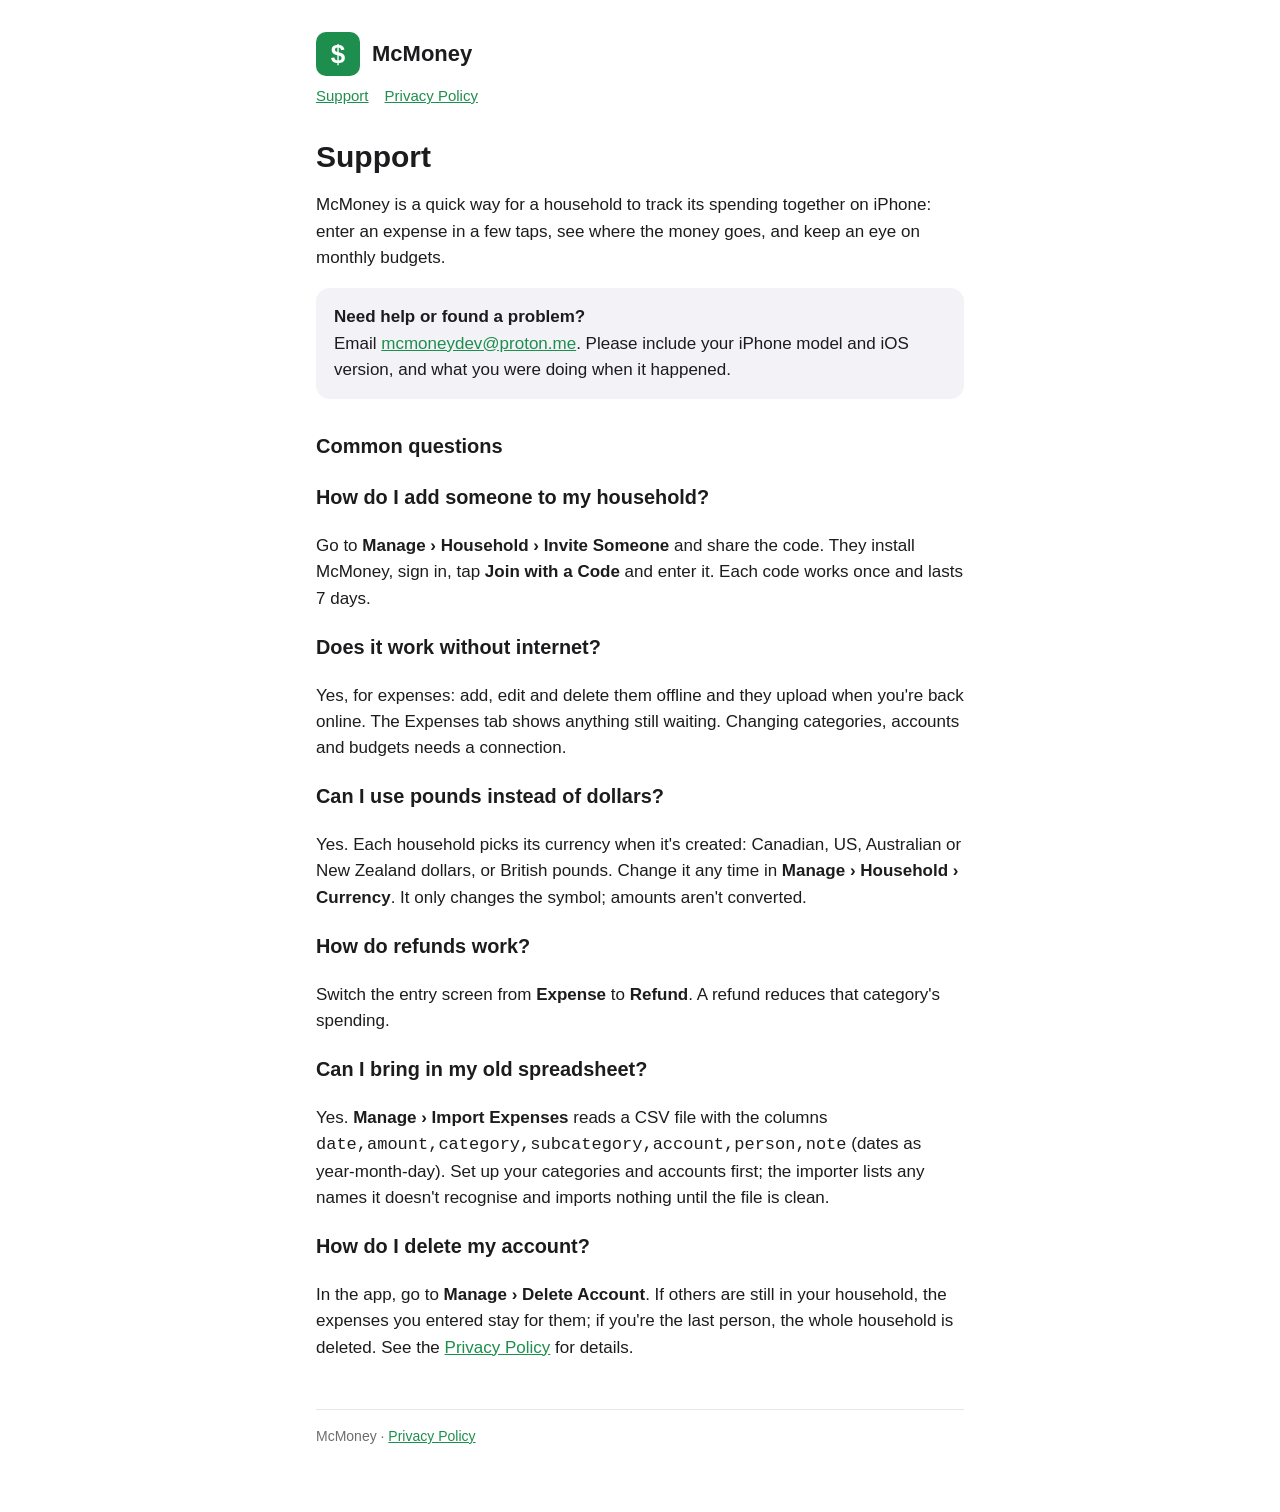
<file: index.html>
<!doctype html>
<html lang="en">
<head>
  <meta charset="utf-8">
  <meta name="viewport" content="width=device-width, initial-scale=1">
  <title>McMoney Support</title>
  <link rel="stylesheet" href="style.css">
</head>
<body>
<main>
  <header><div class="icon" aria-hidden="true">$</div><a href="./">McMoney</a></header>
  <nav><a href="./">Support</a><a href="privacy.html">Privacy Policy</a></nav>

  <h1>Support</h1>
  <p>McMoney is a quick way for a household to track its spending together on iPhone: enter an expense in a few taps, see where the money goes, and keep an eye on monthly budgets.</p>

  <div class="card">
    <strong>Need help or found a problem?</strong><br>
    Email <a href="mailto:mcmoneydev@proton.me">mcmoneydev@proton.me</a>. Please include your iPhone model and iOS version, and what you were doing when it happened.
  </div>

  <h2>Common questions</h2>

  <h3>How do I add someone to my household?</h3>
  <p>Go to <strong>Manage › Household › Invite Someone</strong> and share the code. They install McMoney, sign in, tap <strong>Join with a Code</strong> and enter it. Each code works once and lasts 7 days.</p>

  <h3>Does it work without internet?</h3>
  <p>Yes, for expenses: add, edit and delete them offline and they upload when you're back online. The Expenses tab shows anything still waiting. Changing categories, accounts and budgets needs a connection.</p>

  <h3>Can I use pounds instead of dollars?</h3>
  <p>Yes. Each household picks its currency when it's created: Canadian, US, Australian or New Zealand dollars, or British pounds. Change it any time in <strong>Manage › Household › Currency</strong>. It only changes the symbol; amounts aren't converted.</p>

  <h3>How do refunds work?</h3>
  <p>Switch the entry screen from <strong>Expense</strong> to <strong>Refund</strong>. A refund reduces that category's spending.</p>

  <h3>Can I bring in my old spreadsheet?</h3>
  <p>Yes. <strong>Manage › Import Expenses</strong> reads a CSV file with the columns <code>date,amount,category,subcategory,account,person,note</code> (dates as year-month-day). Set up your categories and accounts first; the importer lists any names it doesn't recognise and imports nothing until the file is clean.</p>

  <h3>How do I delete my account?</h3>
  <p>In the app, go to <strong>Manage › Delete Account</strong>. If others are still in your household, the expenses you entered stay for them; if you're the last person, the whole household is deleted. See the <a href="privacy.html">Privacy Policy</a> for details.</p>

  <footer>McMoney · <a href="privacy.html">Privacy Policy</a></footer>
</main>
</body>
</html>
</file>
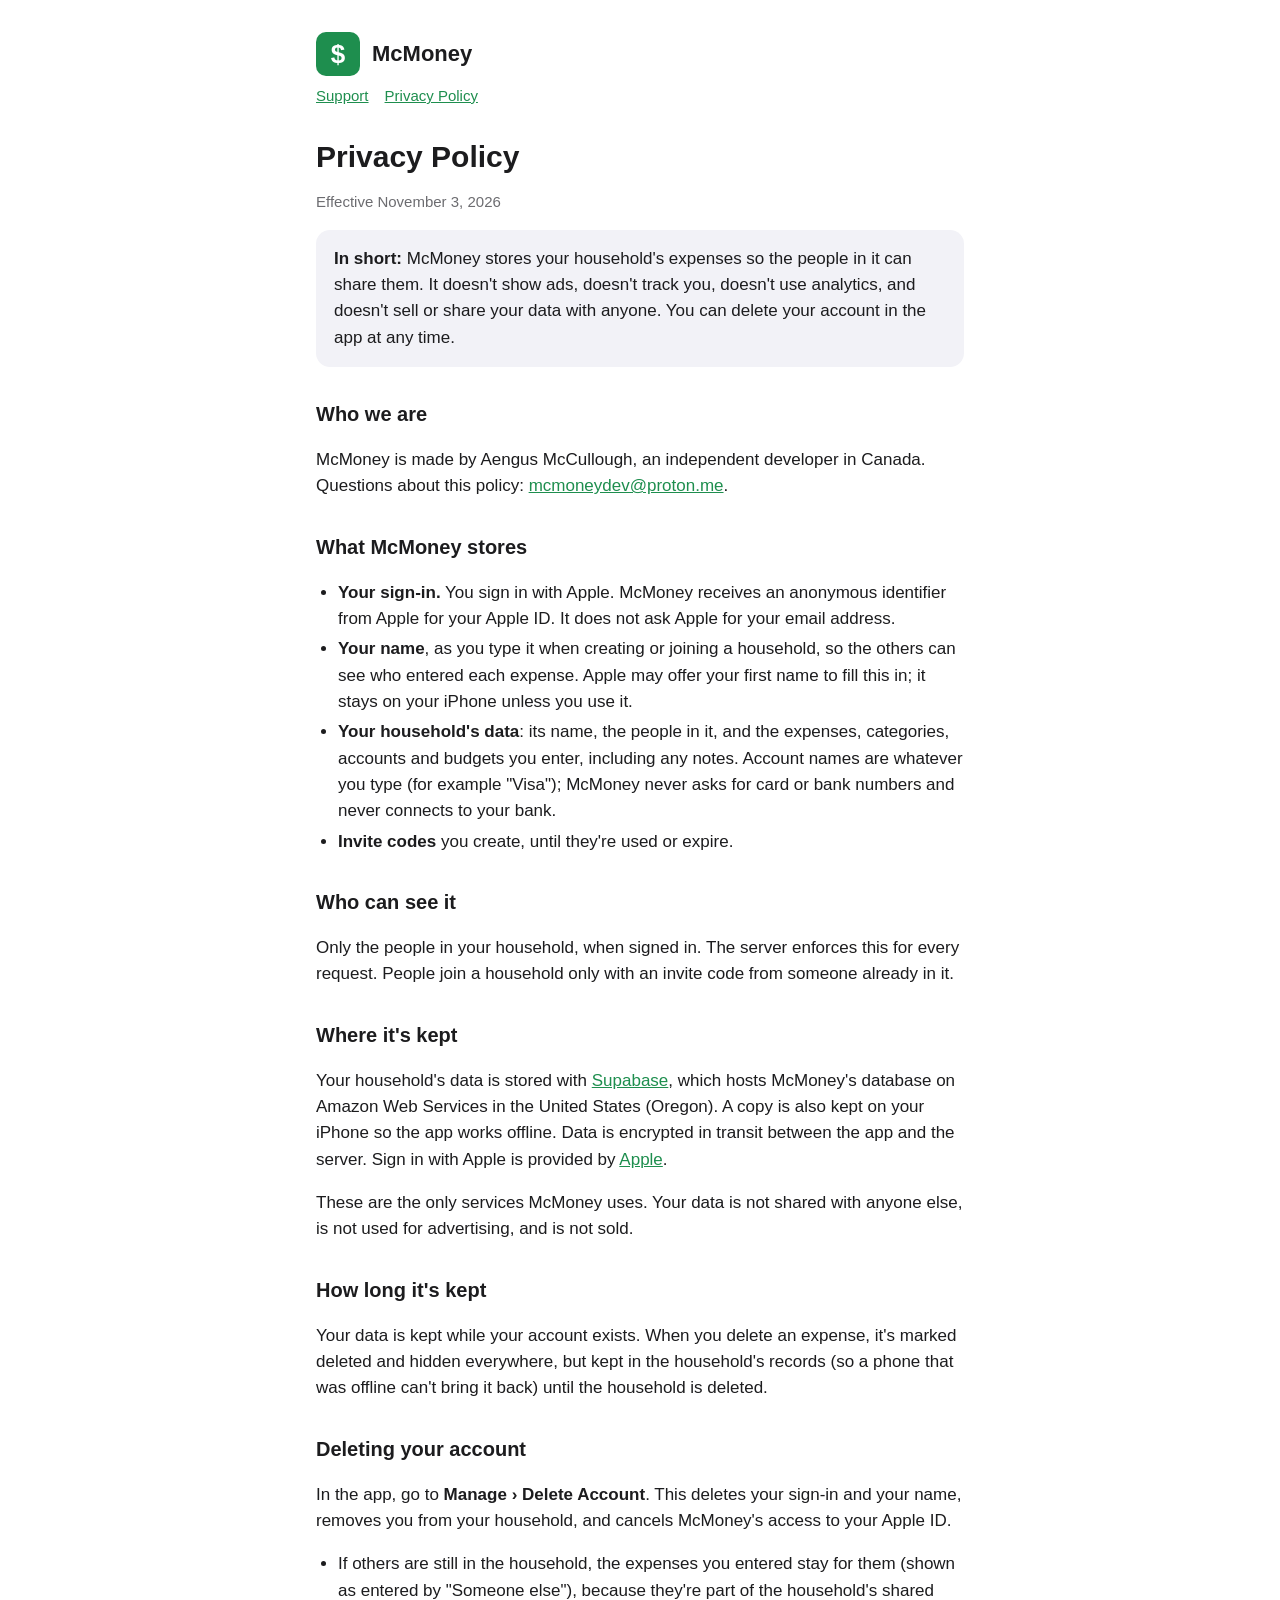
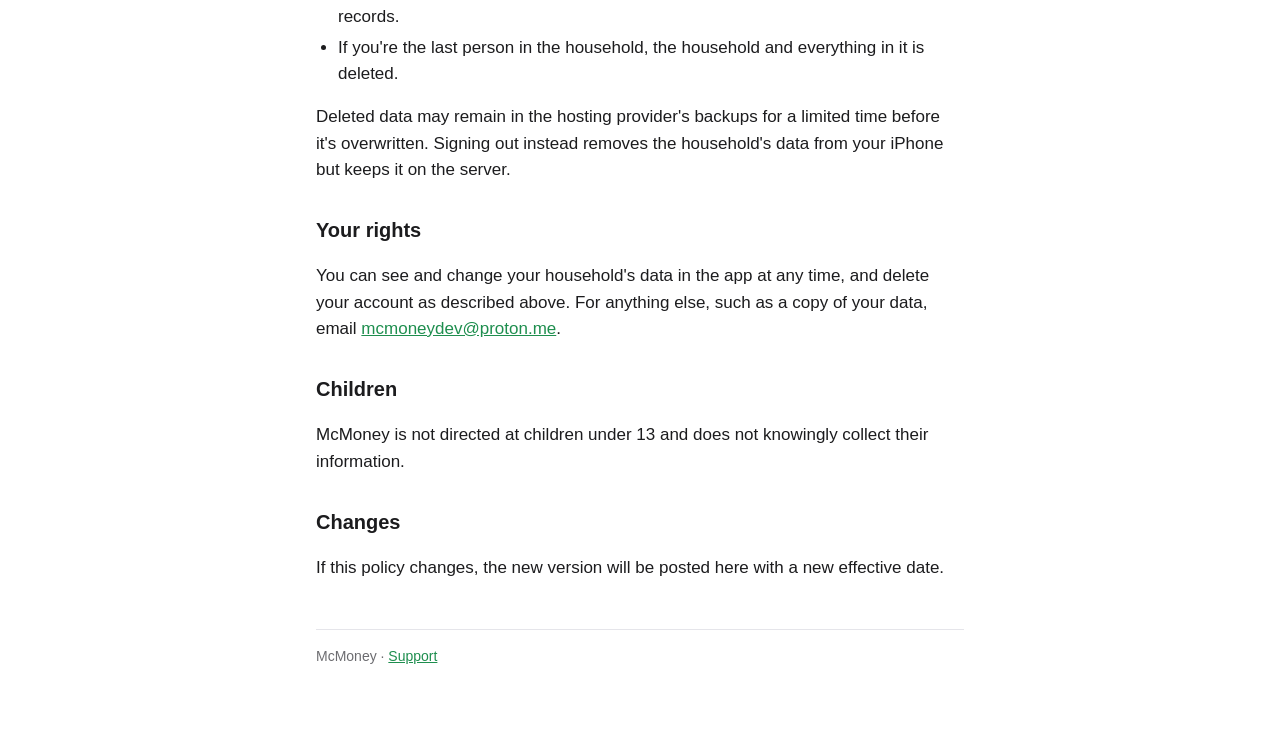
<file: privacy.html>
<!doctype html>
<html lang="en">
<head>
  <meta charset="utf-8">
  <meta name="viewport" content="width=device-width, initial-scale=1">
  <title>McMoney Privacy Policy</title>
  <link rel="stylesheet" href="style.css">
</head>
<body>
<main>
  <header><div class="icon" aria-hidden="true">$</div><a href="./">McMoney</a></header>
  <nav><a href="./">Support</a><a href="privacy.html">Privacy Policy</a></nav>

  <h1>Privacy Policy</h1>
  <p class="muted">Effective November 3, 2026</p>

  <div class="card">
    <strong>In short:</strong> McMoney stores your household's expenses so the people in it can share them. It doesn't show ads, doesn't track you, doesn't use analytics, and doesn't sell or share your data with anyone. You can delete your account in the app at any time.
  </div>

  <h2>Who we are</h2>
  <p>McMoney is made by Aengus McCullough, an independent developer in Canada. Questions about this policy: <a href="mailto:mcmoneydev@proton.me">mcmoneydev@proton.me</a>.</p>

  <h2>What McMoney stores</h2>
  <ul>
    <li><strong>Your sign-in.</strong> You sign in with Apple. McMoney receives an anonymous identifier from Apple for your Apple ID. It does not ask Apple for your email address.</li>
    <li><strong>Your name</strong>, as you type it when creating or joining a household, so the others can see who entered each expense. Apple may offer your first name to fill this in; it stays on your iPhone unless you use it.</li>
    <li><strong>Your household's data</strong>: its name, the people in it, and the expenses, categories, accounts and budgets you enter, including any notes. Account names are whatever you type (for example "Visa"); McMoney never asks for card or bank numbers and never connects to your bank.</li>
    <li><strong>Invite codes</strong> you create, until they're used or expire.</li>
  </ul>

  <h2>Who can see it</h2>
  <p>Only the people in your household, when signed in. The server enforces this for every request. People join a household only with an invite code from someone already in it.</p>

  <h2>Where it's kept</h2>
  <p>Your household's data is stored with <a href="https://supabase.com/privacy">Supabase</a>, which hosts McMoney's database on Amazon Web Services in the United States (Oregon). A copy is also kept on your iPhone so the app works offline. Data is encrypted in transit between the app and the server. Sign in with Apple is provided by <a href="https://www.apple.com/legal/privacy/">Apple</a>.</p>
  <p>These are the only services McMoney uses. Your data is not shared with anyone else, is not used for advertising, and is not sold.</p>

  <h2>How long it's kept</h2>
  <p>Your data is kept while your account exists. When you delete an expense, it's marked deleted and hidden everywhere, but kept in the household's records (so a phone that was offline can't bring it back) until the household is deleted.</p>

  <h2>Deleting your account</h2>
  <p>In the app, go to <strong>Manage › Delete Account</strong>. This deletes your sign-in and your name, removes you from your household, and cancels McMoney's access to your Apple ID.</p>
  <ul>
    <li>If others are still in the household, the expenses you entered stay for them (shown as entered by "Someone else"), because they're part of the household's shared records.</li>
    <li>If you're the last person in the household, the household and everything in it is deleted.</li>
  </ul>
  <p>Deleted data may remain in the hosting provider's backups for a limited time before it's overwritten. Signing out instead removes the household's data from your iPhone but keeps it on the server.</p>

  <h2>Your rights</h2>
  <p>You can see and change your household's data in the app at any time, and delete your account as described above. For anything else, such as a copy of your data, email <a href="mailto:mcmoneydev@proton.me">mcmoneydev@proton.me</a>.</p>

  <h2>Children</h2>
  <p>McMoney is not directed at children under 13 and does not knowingly collect their information.</p>

  <h2>Changes</h2>
  <p>If this policy changes, the new version will be posted here with a new effective date.</p>

  <footer>McMoney · <a href="./">Support</a></footer>
</main>
</body>
</html>
</file>
<file: style.css>
:root {
  --bg: #ffffff; --text: #1c1c1e; --muted: #6c6c70; --accent: #1E8E4E; --line: #e5e5ea; --card: #f2f2f7;
}
@media (prefers-color-scheme: dark) {
  :root { --bg: #000000; --text: #f2f2f7; --muted: #98989f; --accent: #2EA35A; --line: #38383a; --card: #1c1c1e; }
}
* { box-sizing: border-box; }
body {
  margin: 0; background: var(--bg); color: var(--text);
  font: 17px/1.55 -apple-system, BlinkMacSystemFont, "Segoe UI", Roboto, Helvetica, Arial, sans-serif;
}
main { max-width: 680px; margin: 0 auto; padding: 32px 16px 64px; }
header { display: flex; align-items: center; gap: 12px; margin-bottom: 8px; }
header .icon {
  width: 44px; height: 44px; border-radius: 10px; background: var(--accent); color: #fff;
  display: grid; place-items: center; font-weight: 700; font-size: 26px;
}
header a { color: inherit; text-decoration: none; font-weight: 700; font-size: 22px; }
nav { display: flex; gap: 16px; margin: 0 0 32px; font-size: 15px; }
a { color: var(--accent); }
h1 { font-size: 30px; line-height: 1.2; margin: 0 0 4px; }
h2 { font-size: 20px; margin: 32px 0 8px; }
.muted { color: var(--muted); font-size: 15px; }
.card { background: var(--card); border-radius: 14px; padding: 16px 18px; margin: 16px 0; }
ul { padding-left: 22px; }
li { margin: 4px 0; }
footer { margin-top: 48px; padding-top: 16px; border-top: 1px solid var(--line); color: var(--muted); font-size: 14px; }
</file>
